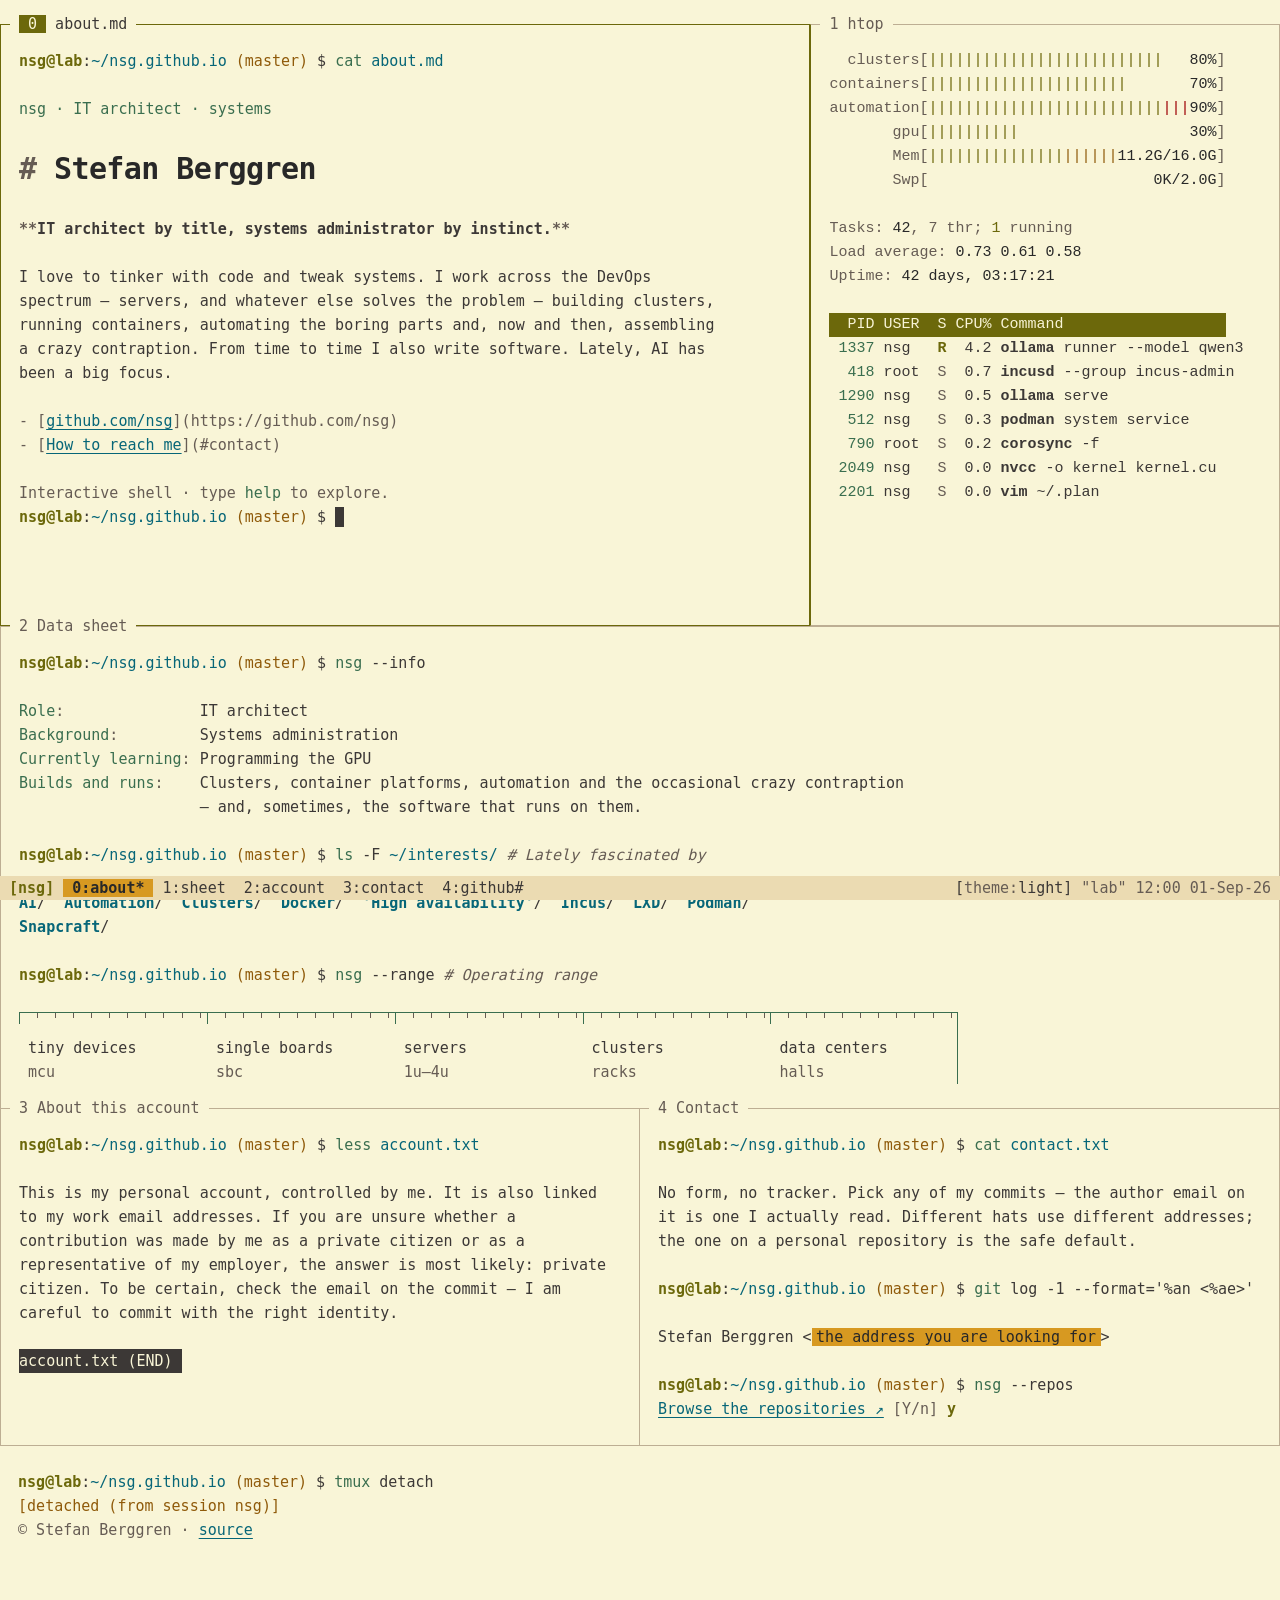
<file: index.html>
<!doctype html>
<html lang="en">
<head>
  <meta charset="utf-8">
  <meta name="viewport" content="width=device-width, initial-scale=1">
  <title>Stefan Berggren (nsg) — IT architect, systems person</title>
  <meta name="description" content="IT architect with a systems administration background, working across the DevOps spectrum: clusters, containers, automation and the occasional crazy contraption. Lately, AI has been a big focus.">
  <meta name="author" content="Stefan Berggren">
  <meta name="color-scheme" content="light dark">
  <meta name="theme-color" media="(prefers-color-scheme: light)" content="#f9f5d7">
  <meta name="theme-color" media="(prefers-color-scheme: dark)" content="#1d2021">
  <link rel="canonical" href="https://nsg.github.io/">
  <link rel="icon" href="favicon.svg" type="image/svg+xml">
  <meta property="og:type" content="website">
  <meta property="og:url" content="https://nsg.github.io/">
  <meta property="og:title" content="Stefan Berggren (nsg)">
  <meta property="og:description" content="IT architect by title, systems administrator by instinct. Clusters, containers, automation and the occasional crazy contraption. Lately, AI has been a big focus.">
  <!-- Apply a remembered theme before first paint so there is no flash. -->
  <script>
    (function () {
      try {
        var t = localStorage.getItem("theme");
        if (t === "light" || t === "dark") document.documentElement.setAttribute("data-theme", t);
      } catch (e) {}
    })();
  </script>
  <link rel="stylesheet" href="style.css">
  <noscript><style>.switch, .terminal-input, .terminal-output { display: none; }</style></noscript>
</head>
<body id="top">
  <a class="skip" href="#main">Skip to content</a>

  <div class="term">

    <!-- pane 0 + 1: about.md and an htop, split side by side -->
    <header class="win hero">
      <div class="pane active">
        <div class="title" aria-hidden="true"><span class="idx">0</span>about.md</div>
        <div class="pane-scroll">
          <p class="cmd"><span class="ps1"><span class="uh">nsg@lab</span>:<span class="cwd">~/nsg.github.io</span> <span class="git">(master)</span> $</span> <span class="c">cat</span> <span class="p">about.md</span></p>
          <div class="out md prose">
            <p class="eyebrow">nsg · IT architect · systems</p>
            <h1><span class="dim" aria-hidden="true"># </span>Stefan Berggren</h1>
            <p class="tag"><span class="dim" aria-hidden="true">**</span>IT architect by title, systems administrator by instinct.<span class="dim" aria-hidden="true">**</span></p>
            <p>I love to tinker with code and tweak systems. I work across the DevOps spectrum — servers, and whatever else solves the problem — building clusters, running containers, automating the boring parts and, now and then, assembling a crazy contraption. From time to time I also write software. Lately, AI has been a big focus.</p>
            <ul class="links">
              <li><span class="dim" aria-hidden="true">- [</span><a href="https://github.com/nsg" rel="me">github.com/nsg</a><span class="dim" aria-hidden="true">](https://github.com/nsg)</span></li>
              <li><span class="dim" aria-hidden="true">- [</span><a href="#contact">How to reach me</a><span class="dim" aria-hidden="true">](#contact)</span></li>
            </ul>
          </div>
          <div class="terminal" id="terminal">
            <div class="terminal-output" id="terminal-output" role="log" aria-label="Terminal output" aria-live="polite" aria-relevant="additions text">
              <p class="terminal-welcome"><span class="dim">Interactive shell · type </span><span class="c">help</span><span class="dim"> to explore.</span></p>
            </div>
            <form class="cmd terminal-form" id="terminal-form" autocomplete="off">
              <label class="ps1" for="terminal-input"><span class="uh">nsg@lab</span>:<span class="cwd">~/nsg.github.io</span> <span class="git">(master)</span> $</label>
              <span class="terminal-entry">
                <input class="terminal-input" id="terminal-input" name="command" type="text" maxlength="160" placeholder=" " aria-label="Terminal command" aria-describedby="terminal-help" autocapitalize="none" autocomplete="off" autocorrect="off" spellcheck="false" enterkeyhint="send">
                <span class="cursor" aria-hidden="true"></span>
              </span>
              <span class="sr-only" id="terminal-help">Enter a command. Type help to see the available commands. Press Escape to leave the terminal.</span>
            </form>
          </div>
        </div>
      </div>

      <aside class="pane monitor" aria-label="System monitor (decorative)">
        <div class="title" aria-hidden="true"><span class="idx">1</span> htop</div>
        <pre class="htop" role="img" aria-label="htop-style meters: clusters 80%, containers 70%, automation 90%, GPU 30%; a process list of ollama, incusd, podman, corosync, nvcc and vim ~/.plan"><span class="dim">  clusters[</span><span class="g">||||||||||||||||||||||||||</span>   <span class="v">80%</span><span class="dim">]</span>
<span class="dim">containers[</span><span class="g">||||||||||||||||||||||</span>       <span class="v">70%</span><span class="dim">]</span>
<span class="dim">automation[</span><span class="g">||||||||||||||||||||||||||</span><span class="r">|||</span><span class="v">90%</span><span class="dim">]</span>
<span class="dim">       gpu[</span><span class="g">||||||||||</span>                   <span class="v">30%</span><span class="dim">]</span>
<span class="dim">       Mem[</span><span class="g">|||||||||||||||</span><span class="y">||||||</span><span class="v">11.2G/16.0G</span><span class="dim">]</span>
<span class="dim">       Swp[</span>                         <span class="v">0K/2.0G</span><span class="dim">]</span>

<span class="dim">Tasks:</span> <span class="v">42</span><span class="dim">, 7 thr;</span> <span class="g">1</span> <span class="dim">running</span>
<span class="dim">Load average:</span> <span class="v">0.73 0.61 0.58</span>
<span class="dim">Uptime:</span> <span class="v">42 days, 03:17:21</span>

<span class="hdr">  PID USER  S CPU% Command                  </span>
<span class="n"> 1337</span> nsg   <span class="R">R</span>  4.2 <span class="bin">ollama</span> runner --model qwen3
<span class="n">  418</span> root  <span class="S">S</span>  0.7 <span class="bin">incusd</span> --group incus-admin
<span class="n"> 1290</span> nsg   <span class="S">S</span>  0.5 <span class="bin">ollama</span> serve
<span class="n">  512</span> nsg   <span class="S">S</span>  0.3 <span class="bin">podman</span> system service
<span class="n">  790</span> root  <span class="S">S</span>  0.2 <span class="bin">corosync</span> -f
<span class="n"> 2049</span> nsg   <span class="S">S</span>  0.0 <span class="bin">nvcc</span> -o kernel kernel.cu
<span class="n"> 2201</span> nsg   <span class="S">S</span>  0.0 <span class="bin">vim</span> ~/.plan</pre>
      </aside>
    </header>

    <main id="main">

      <!-- pane 2: data sheet -->
      <section class="win" id="sheet" aria-labelledby="sheet-h">
        <div class="pane">
          <h2 class="title" id="sheet-h"><span class="idx" aria-hidden="true">2</span> Data sheet</h2>
          <p class="cmd"><span class="ps1"><span class="uh">nsg@lab</span>:<span class="cwd">~/nsg.github.io</span> <span class="git">(master)</span> $</span> <span class="c">nsg</span> --info</p>
          <dl class="out info">
            <dt>Role</dt><dd>IT architect</dd>
            <dt>Background</dt><dd>Systems administration</dd>
            <dt>Currently learning</dt><dd>Programming the GPU</dd>
            <dt>Builds and runs</dt><dd>Clusters, container platforms, automation and the occasional crazy contraption — and, sometimes, the software that runs on them.</dd>
          </dl>
          <p class="cmd"><span class="ps1"><span class="uh">nsg@lab</span>:<span class="cwd">~/nsg.github.io</span> <span class="git">(master)</span> $</span> <span class="c">ls</span> -F <span class="p">~/interests/</span>  <span class="k"># Lately fascinated by</span></p>
          <ul class="out ls">
            <li>AI</li><li>Automation</li><li>Clusters</li><li>Docker</li><li>'High availability'</li><li>Incus</li><li>LXD</li><li>Podman</li><li>Snapcraft</li>
          </ul>
          <p class="cmd range-command"><span class="ps1"><span class="uh">nsg@lab</span>:<span class="cwd">~/nsg.github.io</span> <span class="git">(master)</span> $</span> <span class="c">nsg</span> --range  <span class="k"># Operating range</span></p>
          <ol class="out range" aria-label="Operating range, from smallest to largest">
            <li>tiny devices <small>mcu</small></li>
            <li>single boards <small>sbc</small></li>
            <li>servers <small>1u–4u</small></li>
            <li>clusters <small>racks</small></li>
            <li>data centers <small>halls</small></li>
          </ol>
        </div>
      </section>

      <!-- pane 3 + 4: account and contact, split side by side -->
      <div class="win split">
        <section class="pane" id="account" aria-labelledby="account-h">
          <h2 class="title" id="account-h"><span class="idx" aria-hidden="true">3</span> About this account</h2>
          <p class="cmd"><span class="ps1"><span class="uh">nsg@lab</span>:<span class="cwd">~/nsg.github.io</span> <span class="git">(master)</span> $</span> <span class="c">less</span> <span class="p">account.txt</span></p>
          <p class="out prose">This is my personal account, controlled by me. It is also linked to my work email addresses. If you are unsure whether a contribution was made by me as a private citizen or as a representative of my employer, the answer is most likely: private citizen. To be certain, check the email on the commit — I am careful to commit with the right identity.</p>
          <p><span class="less" aria-hidden="true">account.txt (END)</span></p>
        </section>

        <section class="pane" id="contact" aria-labelledby="contact-h">
          <h2 class="title" id="contact-h"><span class="idx" aria-hidden="true">4</span> Contact</h2>
          <p class="cmd"><span class="ps1"><span class="uh">nsg@lab</span>:<span class="cwd">~/nsg.github.io</span> <span class="git">(master)</span> $</span> <span class="c">cat</span> <span class="p">contact.txt</span></p>
          <p class="out prose">No form, no tracker. Pick any of my commits — the author email on it is one I actually read. Different hats use different addresses; the one on a personal repository is the safe default.</p>
          <p class="cmd"><span class="ps1"><span class="uh">nsg@lab</span>:<span class="cwd">~/nsg.github.io</span> <span class="git">(master)</span> $</span> <span class="c">git</span> log -1 --format='%an &lt;%ae&gt;'</p>
          <p class="out">Stefan Berggren &lt;<mark class="hit">the address you are looking for</mark>&gt;</p>
          <p class="cmd"><span class="ps1"><span class="uh">nsg@lab</span>:<span class="cwd">~/nsg.github.io</span> <span class="git">(master)</span> $</span> <span class="c">nsg</span> --repos</p>
          <p class="yn"><a href="https://github.com/nsg?tab=repositories">Browse the repositories ↗</a> <span class="dim">[Y/n]</span> <span class="y">y</span></p>
        </section>
      </div>

    </main>
  </div>

  <footer class="foot">
    <p class="cmd"><span class="ps1"><span class="uh">nsg@lab</span>:<span class="cwd">~/nsg.github.io</span> <span class="git">(master)</span> $</span> <span class="c">tmux</span> detach</p>
    <p class="msg">[detached (from session nsg)]</p>
    <p class="dim">© Stefan Berggren · <a href="https://github.com/nsg/nsg.github.io">source</a></p>
  </footer>

  <!-- tmux status line: session name, window list with flags, theme switch, host and clock -->
  <nav class="status" aria-label="Primary">
    <span class="sess" aria-hidden="true">[nsg]</span>
    <ul class="windows">
      <li><a class="w w-about" data-flag="*" href="#top">0:about</a></li>
      <li><a class="w w-sheet" data-flag="" href="#sheet">1:sheet</a></li>
      <li><a class="w w-account" data-flag="" href="#account">2:account</a></li>
      <li><a class="w w-contact" data-flag="" href="#contact">3:contact</a></li>
      <li><a class="w" data-flag="#" href="https://github.com/nsg" rel="me" title="github.com/nsg (external)">4:github</a></li>
    </ul>
    <div class="right">
      <button class="switch" id="theme-switch" type="button" role="switch" aria-checked="false">
        <span aria-hidden="true">[</span><span class="switch__label">theme:</span><span aria-hidden="true"><span class="switch__on">dark</span><span class="switch__off">light</span>]</span>
      </button>
      <span class="host" aria-hidden="true">"lab" 12:00 01-Sep-26</span>
    </div>
  </nav>

  <script src="theme.js" defer></script>
  <script src="terminal.js" defer></script>
</body>
</html>
</file>
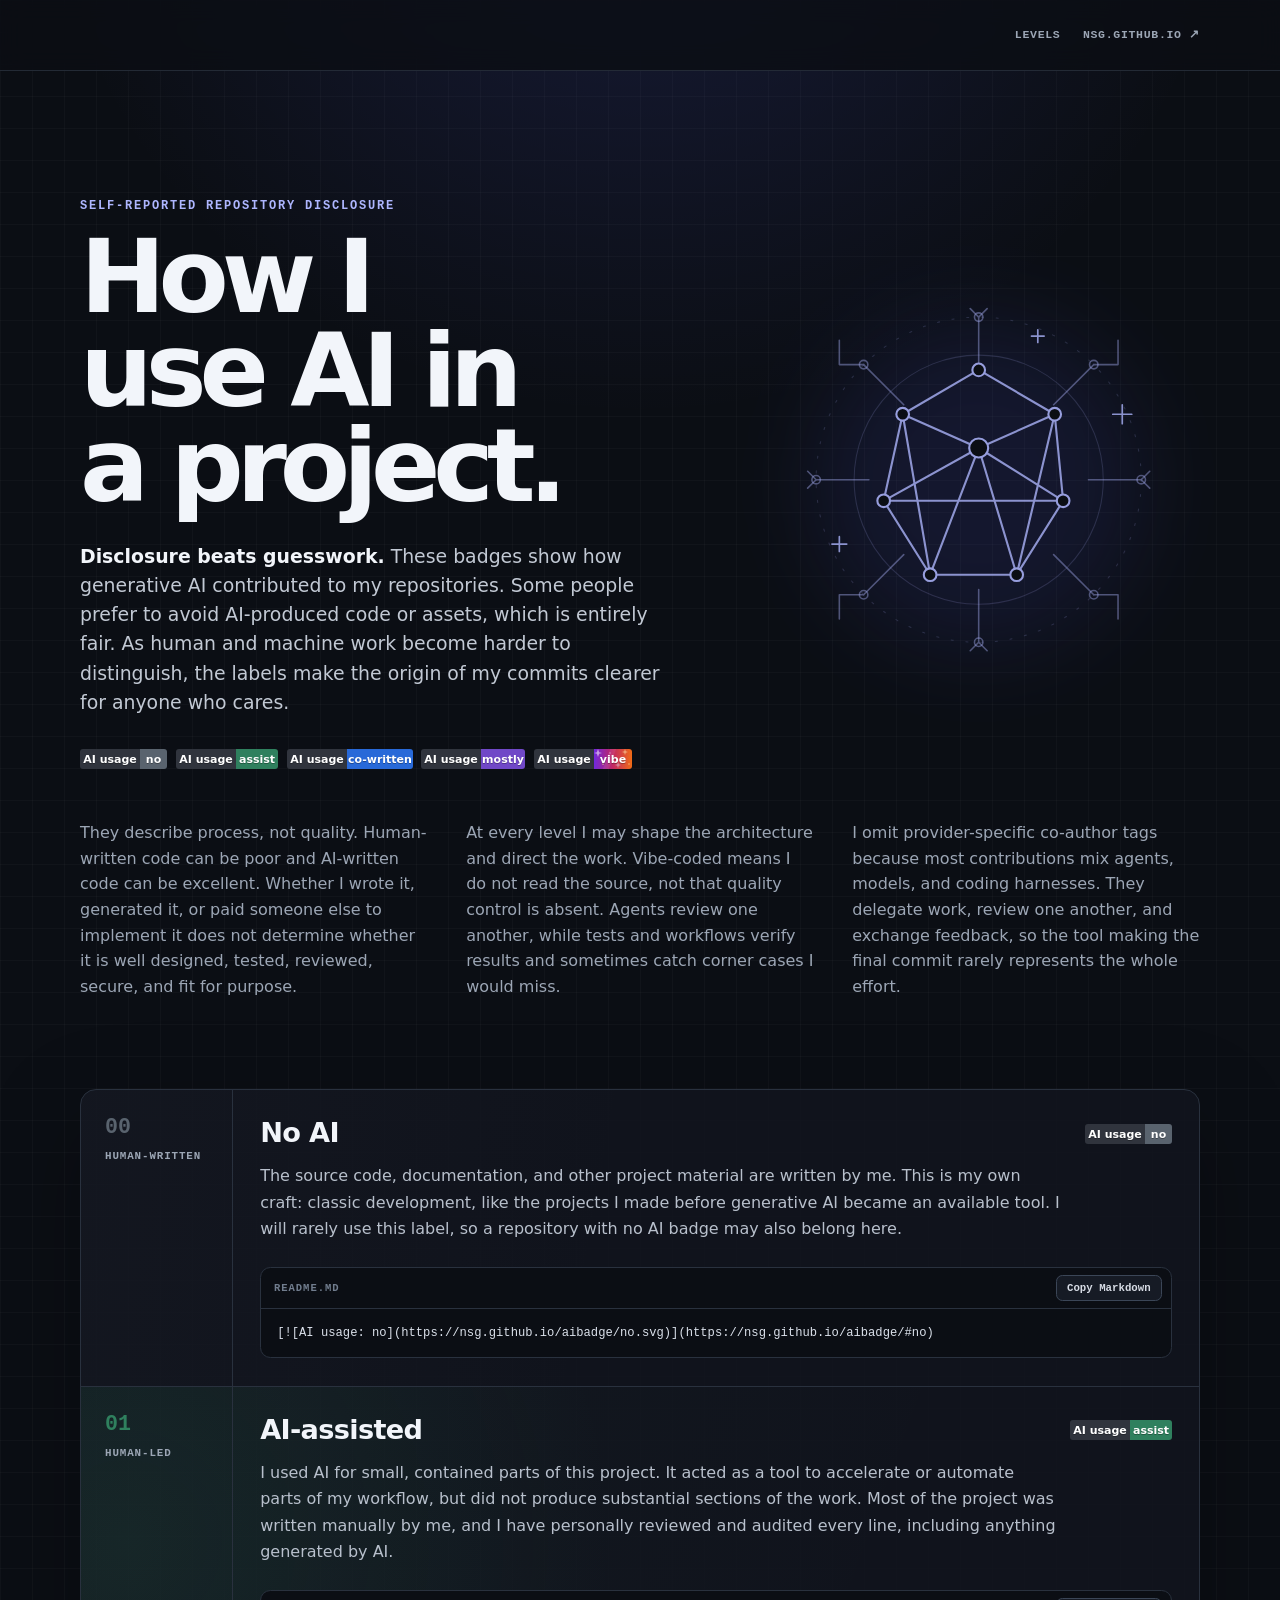
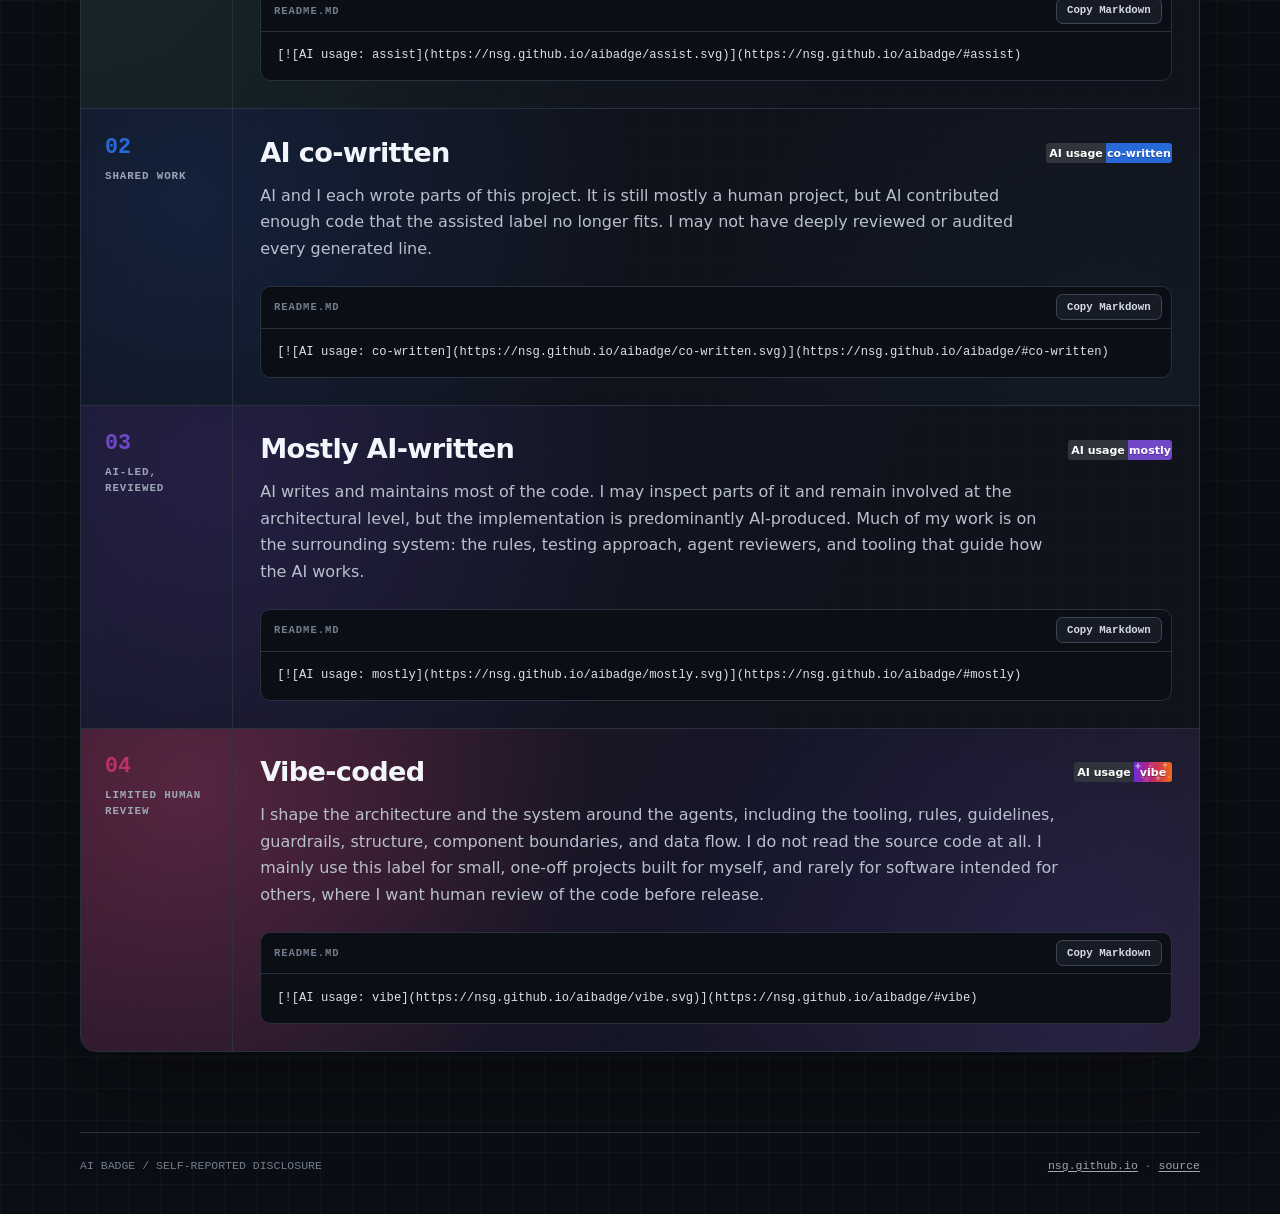
<file: aibadge/index.html>
<!doctype html>
<html lang="en">
<head>
  <meta charset="utf-8">
  <meta name="viewport" content="width=device-width, initial-scale=1">
  <title>AI usage badges | nsg</title>
  <meta name="description" content="The self-reported badges I use to disclose how generative AI contributed to my software repositories.">
  <meta name="author" content="Stefan Berggren">
  <meta name="color-scheme" content="dark">
  <meta name="theme-color" content="#0b0e14">
  <link rel="canonical" href="https://nsg.github.io/aibadge/">
  <link rel="icon" href="../favicon.svg" type="image/svg+xml">
  <meta property="og:type" content="website">
  <meta property="og:url" content="https://nsg.github.io/aibadge/">
  <meta property="og:title" content="AI usage badges | nsg">
  <meta property="og:description" content="A self-reported way to describe how generative AI contributed to one of my repositories.">
  <script>document.documentElement.classList.add("js");</script>
  <style>
    :root {
      color-scheme: dark;
      --page: #0b0e14;
      --surface: #11151d;
      --surface-2: #161b25;
      --ink: #f2f5fa;
      --muted: #9ca6b5;
      --quiet: #717d8e;
      --line: #29313e;
      --line-strong: #3b4657;
      --accent: #aeb6ff;
      --focus: #ffcf67;
      --code: ui-monospace, "SFMono-Regular", Consolas, "Liberation Mono", monospace;
      --sans: Inter, ui-sans-serif, system-ui, -apple-system, BlinkMacSystemFont, "Segoe UI", sans-serif;
    }

    *, *::before, *::after { box-sizing: border-box; }

    html {
      scroll-behavior: smooth;
      scroll-padding-top: 5.5rem;
      -webkit-text-size-adjust: 100%;
    }

    body {
      margin: 0;
      min-height: 100vh;
      color: var(--ink);
      background:
        radial-gradient(circle at 50% -12rem, rgba(91, 101, 255, 0.17), transparent 38rem),
        linear-gradient(rgba(255, 255, 255, 0.025) 1px, transparent 1px),
        linear-gradient(90deg, rgba(255, 255, 255, 0.025) 1px, transparent 1px),
        var(--page);
      background-size: auto, 32px 32px, 32px 32px, auto;
      font: 400 1rem/1.65 var(--sans);
      -webkit-font-smoothing: antialiased;
    }

    a { color: inherit; }
    button, code { font: inherit; }
    img { display: block; max-width: 100%; }

    :focus-visible { outline: 2px solid var(--focus); outline-offset: 3px; }
    ::selection { color: #0b0e14; background: #b9c0ff; }

    .wrap { width: min(100% - 2rem, 70rem); margin-inline: auto; }

    .skip {
      position: fixed;
      z-index: 100;
      top: -5rem;
      left: 1rem;
      padding: 0.65rem 0.9rem;
      border-radius: 0.45rem;
      color: #0b0e14;
      background: var(--focus);
      font-weight: 700;
      text-decoration: none;
    }
    .skip:focus { top: 1rem; }

    .site-head {
      position: sticky;
      z-index: 20;
      top: 0;
      border-bottom: 1px solid rgba(41, 49, 62, 0.82);
      background: rgba(11, 14, 20, 0.82);
      -webkit-backdrop-filter: blur(12px);
      backdrop-filter: blur(12px);
    }

    .site-head .wrap {
      display: flex;
      align-items: center;
      justify-content: flex-end;
      gap: 1.5rem;
      min-height: 4.35rem;
    }

    .nav {
      display: flex;
      align-items: center;
      gap: 1.4rem;
      color: var(--muted);
      font: 600 0.72rem/1 var(--code);
      letter-spacing: 0.06em;
      text-transform: uppercase;
    }
    .nav a { text-decoration: none; }
    .nav a:hover { color: var(--ink); }

    main { padding-bottom: 5rem; }

    .hero { padding: clamp(4.5rem, 10vw, 8rem) 0 clamp(3.5rem, 7vw, 6rem); }

    .hero__layout {
      display: grid;
      grid-template-columns: minmax(0, 1.15fr) minmax(19rem, 0.85fr);
      align-items: center;
      gap: clamp(2rem, 6vw, 6rem);
    }

    .eyebrow {
      margin: 0 0 1rem;
      color: var(--accent);
      font: 700 0.75rem/1.3 var(--code);
      letter-spacing: 0.15em;
      text-transform: uppercase;
    }

    h1 {
      max-width: 12ch;
      margin: 0;
      font-size: clamp(3.2rem, 8vw, 7rem);
      font-weight: 760;
      letter-spacing: -0.07em;
      line-height: 0.92;
      text-wrap: balance;
    }

    .lede {
      max-width: 44rem;
      margin: 1.8rem 0 0;
      color: #c2c9d4;
      font-size: clamp(1rem, 1.8vw, 1.18rem);
      line-height: 1.55;
    }
    .lede--detail {
      margin-top: 1rem;
      color: var(--muted);
      font-size: clamp(0.92rem, 1.3vw, 1rem);
      line-height: 1.6;
    }
    .lede--detail + .lede--detail { margin-top: 0.65rem; }
    .lede strong { color: var(--ink); font-weight: 700; }

    .hero-notes {
      display: grid;
      grid-template-columns: repeat(3, minmax(0, 1fr));
      gap: clamp(1.25rem, 3vw, 2.5rem);
      margin-top: clamp(2rem, 4vw, 3.5rem);
    }
    .hero-notes .lede { margin: 0; }

    .badge-strip {
      display: flex;
      flex-wrap: wrap;
      align-items: center;
      gap: 0.55rem;
      margin-top: 2rem;
    }

    .badge-strip a, .badge-link { display: inline-block; border-radius: 3px; text-decoration: none; }
    .badge-strip img, .badge-link img { width: auto; height: 20px; }

    .hero-art {
      position: relative;
      color: #aeb6ff;
      opacity: 0.86;
    }
    .hero-art::before {
      position: absolute;
      z-index: -1;
      inset: 13%;
      border-radius: 50%;
      background: rgba(91, 101, 255, 0.13);
      filter: blur(3rem);
      content: "";
    }
    .hero-art svg { width: 100%; height: auto; overflow: visible; }
    .hero-art .faint { opacity: 0.2; }
    .hero-art .soft { opacity: 0.48; }
    .hero-art .bright { opacity: 0.92; }

    .levels {
      border: 1px solid var(--line);
      border-radius: 1rem;
      overflow: hidden;
      background: rgba(17, 21, 29, 0.9);
      box-shadow: 0 2rem 6rem rgba(0, 0, 0, 0.25);
    }

    .level {
      --tone: #59636e;
      display: grid;
      grid-template-columns: 9.5rem minmax(0, 1fr);
      min-height: 18rem;
      border-bottom: 1px solid var(--line);
      background: rgba(255, 255, 255, 0.008);
    }
    .level:last-child { border-bottom: 0; }
    .level:target {
      background-color: color-mix(in srgb, var(--tone) 8%, transparent);
      box-shadow: inset 3px 0 0 var(--tone);
    }
    .level--no {
      --tone: #59636e;
      background: linear-gradient(100deg, rgba(89, 99, 110, 0.045), transparent 48%);
    }
    .level--assist {
      --tone: #2f805e;
      background:
        radial-gradient(circle at 4% 48%, rgba(47, 128, 94, 0.13), transparent 45%),
        linear-gradient(110deg, rgba(88, 190, 143, 0.04), transparent 72%);
    }
    .level--co-written {
      --tone: #2869d8;
      background:
        radial-gradient(circle at 10% 30%, rgba(40, 105, 216, 0.16), transparent 43%),
        radial-gradient(circle at 92% 88%, rgba(54, 151, 214, 0.05), transparent 38%);
    }
    .level--mostly {
      --tone: #7048c7;
      background:
        radial-gradient(circle at 12% 22%, rgba(112, 72, 199, 0.19), transparent 44%),
        linear-gradient(115deg, rgba(74, 67, 190, 0.065), transparent 68%);
    }
    .level--vibe {
      --tone: #bd3266;
      background:
        radial-gradient(circle at 10% 18%, rgba(255, 84, 153, 0.23), transparent 38%),
        radial-gradient(circle at 92% 82%, rgba(108, 78, 255, 0.17), transparent 43%),
        linear-gradient(125deg, rgba(189, 50, 102, 0.14), rgba(76, 47, 166, 0.07) 56%, rgba(255, 138, 47, 0.055));
    }

    .level__side { min-width: 0; padding: 1.7rem 1.5rem; border-right: 1px solid var(--line); }
    .level__number { display: block; color: var(--tone); font: 800 1.35rem/1 var(--code); }
    .level__mode {
      display: block;
      margin-top: 0.65rem;
      color: var(--muted);
      font: 600 0.68rem/1.45 var(--code);
      letter-spacing: 0.08em;
      text-transform: uppercase;
    }

    .level__body { min-width: 0; padding: 1.7rem; }
    .level__top { display: flex; align-items: center; justify-content: space-between; gap: 1.5rem; }
    .level h3 {
      margin: 0;
      font-size: clamp(1.25rem, 2.5vw, 1.7rem);
      letter-spacing: -0.025em;
      line-height: 1.2;
    }
    .definition { max-width: 50rem; margin: 0.85rem 0 1.5rem; color: #b8c0cc; }

    .snippet {
      min-width: 0;
      max-width: 100%;
      overflow: hidden;
      border: 1px solid var(--line);
      border-radius: 0.65rem;
      background: #0b0e14;
    }
    .snippet__head {
      display: flex;
      align-items: center;
      justify-content: space-between;
      gap: 1rem;
      min-height: 2.5rem;
      padding: 0.45rem 0.55rem 0.45rem 0.8rem;
      border-bottom: 1px solid var(--line);
      color: var(--quiet);
      font: 600 0.66rem/1 var(--code);
      letter-spacing: 0.09em;
      text-transform: uppercase;
    }

    .copy {
      display: none;
      padding: 0.42rem 0.65rem;
      border: 1px solid var(--line-strong);
      border-radius: 0.4rem;
      color: #d7dce5;
      background: var(--surface-2);
      font: 700 0.67rem/1 var(--code);
      cursor: pointer;
    }
    .js .copy { display: inline-flex; }
    .copy:hover { color: #fff; border-color: #626f82; }
    .copy[data-copied="true"] { color: #8ff0ae; border-color: #286f42; }

    pre {
      max-width: 100%;
      margin: 0;
      padding: 0.9rem 1rem;
      overflow-x: auto;
      color: #dbe1eb;
      font: 0.76rem/1.6 var(--code);
      scrollbar-color: var(--line-strong) transparent;
    }

    footer {
      display: flex;
      align-items: center;
      justify-content: space-between;
      gap: 1.5rem;
      padding: 1.5rem 0 2.5rem;
      border-top: 1px solid var(--line);
      color: var(--quiet);
      font: 0.72rem/1.5 var(--code);
    }
    footer a { color: var(--muted); text-underline-offset: 0.18em; }

    .visually-hidden {
      position: absolute !important;
      width: 1px;
      height: 1px;
      padding: 0;
      margin: -1px;
      overflow: hidden;
      clip: rect(0, 0, 0, 0);
      white-space: nowrap;
      border: 0;
    }

    @media (max-width: 760px) {
      .hero__layout { grid-template-columns: 1fr; }
      .hero-art { display: none; }
      .hero-notes { grid-template-columns: 1fr; gap: 0.75rem; }
      .level { grid-template-columns: minmax(0, 1fr); }
      .level__side { padding: 1.1rem 1.25rem; border-right: 0; border-bottom: 1px solid var(--line); }
      .level__number, .level__mode { display: inline; }
      .level__mode { margin-left: 0.75rem; }
    }

    @media (max-width: 520px) {
      .site-head .wrap { min-height: 3.9rem; }
      .level__body { padding: 1.25rem; }
      .level__top { align-items: flex-start; flex-direction: column-reverse; gap: 0.9rem; }
      pre { font-size: 0.7rem; }
      footer { align-items: flex-start; flex-direction: column; }
    }

    @media (prefers-reduced-motion: reduce) { html { scroll-behavior: auto; } }
  </style>
</head>
<body id="top">
  <a class="skip" href="#main">Skip to content</a>

  <header class="site-head">
    <div class="wrap">
      <nav class="nav" aria-label="Page navigation">
        <a href="#levels">Levels</a>
        <a href="https://nsg.github.io/">nsg.github.io ↗</a>
      </nav>
    </div>
  </header>

  <main id="main">
    <section class="hero wrap" aria-labelledby="page-title">
      <div class="hero__layout">
        <div>
          <p class="eyebrow">Self-reported repository disclosure</p>
          <h1 id="page-title">How I use AI in a project.</h1>
          <p class="lede"><strong>Disclosure beats guesswork.</strong> These badges show how generative AI contributed to my repositories. Some people prefer to avoid AI-produced code or assets, which is entirely fair. As human and machine work become harder to distinguish, the labels make the origin of my commits clearer for anyone who cares.</p>

          <div class="badge-strip" aria-label="AI usage badge levels">
            <a href="#no"><img src="no.svg" width="87" height="20" alt="AI usage: no"></a>
            <a href="#assist"><img src="assist.svg" width="102" height="20" alt="AI usage: assist"></a>
            <a href="#co-written"><img src="co-written.svg" width="126" height="20" alt="AI usage: co-written"></a>
            <a href="#mostly"><img src="mostly.svg" width="104" height="20" alt="AI usage: mostly"></a>
            <a href="#vibe"><img src="vibe.svg" width="98" height="20" alt="AI usage: vibe"></a>
          </div>
        </div>

        <div class="hero-art" aria-hidden="true">
          <svg viewBox="0 0 420 420" fill="none" xmlns="http://www.w3.org/2000/svg">
            <g stroke="currentColor" stroke-linecap="round" stroke-linejoin="round">
              <circle class="faint" cx="210" cy="210" r="154" stroke-dasharray="2 12"/>
              <circle class="faint" cx="210" cy="210" r="118"/>

              <g class="soft" stroke-width="1.5">
                <path d="M210 56v50M210 314v50M56 210h50M314 210h50"/>
                <path d="M101 101l38 38M281 281l38 38M319 101l-38 38M139 281l-38 38"/>
                <path d="M210 56l-8-8m8 8 8-8M364 210l8-8m-8 8 8 8M210 364l-8 8m8-8 8 8M56 210l-8-8m8 8-8 8"/>
                <path d="M101 101H78V78M319 101h23V78M319 319h23v23M101 319H78v23"/>
              </g>

              <g class="bright" stroke-width="2">
                <path d="M210 106 282 148 290 230 246 300 164 300 120 230 138 148 210 106Z"/>
                <path d="m138 148 72 32 72-32M120 230l90-50 80 50M164 300l46-120 36 120"/>
                <path d="M138 148l26 152M282 148l-36 152M120 230l170 0"/>
              </g>

              <g fill="#0b0e14" stroke="currentColor" stroke-width="2">
                <circle cx="210" cy="106" r="6"/>
                <circle cx="282" cy="148" r="6"/>
                <circle cx="290" cy="230" r="6"/>
                <circle cx="246" cy="300" r="6"/>
                <circle cx="164" cy="300" r="6"/>
                <circle cx="120" cy="230" r="6"/>
                <circle cx="138" cy="148" r="6"/>
                <circle cx="210" cy="180" r="9"/>
              </g>

              <g class="soft" stroke-width="1.5">
                <circle cx="210" cy="56" r="4"/>
                <circle cx="364" cy="210" r="4"/>
                <circle cx="210" cy="364" r="4"/>
                <circle cx="56" cy="210" r="4"/>
                <circle cx="101" cy="101" r="4"/>
                <circle cx="319" cy="101" r="4"/>
                <circle cx="319" cy="319" r="4"/>
                <circle cx="101" cy="319" r="4"/>
              </g>

              <g class="bright" stroke-width="1.6">
                <path d="M346 139v18M337 148h18"/>
                <path d="M78 264v14M71 271h14"/>
                <path d="M266 68v12M260 74h12"/>
              </g>
            </g>
          </svg>
        </div>
      </div>

      <div class="hero-notes">
        <p class="lede lede--detail">They describe process, not quality. Human-written code can be poor and AI-written code can be excellent. Whether I wrote it, generated it, or paid someone else to implement it does not determine whether it is well designed, tested, reviewed, secure, and fit for purpose.</p>
        <p class="lede lede--detail">At every level I may shape the architecture and direct the work. Vibe-coded means I do not read the source, not that quality control is absent. Agents review one another, while tests and workflows verify results and sometimes catch corner cases I would miss.</p>
        <p class="lede lede--detail">I omit provider-specific co-author tags because most contributions mix agents, models, and coding harnesses. They delegate work, review one another, and exchange feedback, so the tool making the final commit rarely represents the whole effort.</p>
      </div>
    </section>

    <section class="wrap" id="levels" aria-label="AI usage levels">
      <div class="levels">
        <article class="level level--no" id="no">
          <div class="level__side"><span class="level__number">00</span><span class="level__mode">Human-written</span></div>
          <div class="level__body">
            <div class="level__top">
              <h3>No AI</h3>
              <a class="badge-link" href="#no" aria-label="AI usage: no; link to this definition"><img src="no.svg" width="87" height="20" alt="AI usage: no"></a>
            </div>
            <p class="definition">The source code, documentation, and other project material are written by me. This is my own craft: classic development, like the projects I made before generative AI became an available tool. I will rarely use this label, so a repository with no AI badge may also belong here.</p>
            <div class="snippet">
              <div class="snippet__head"><span>README.md</span><button class="copy" type="button" aria-label="Copy no badge Markdown">Copy Markdown</button></div>
              <pre><code>[![AI usage: no](https://nsg.github.io/aibadge/no.svg)](https://nsg.github.io/aibadge/#no)</code></pre>
            </div>
          </div>
        </article>

        <article class="level level--assist" id="assist">
          <div class="level__side"><span class="level__number">01</span><span class="level__mode">Human-led</span></div>
          <div class="level__body">
            <div class="level__top">
              <h3>AI-assisted</h3>
              <a class="badge-link" href="#assist" aria-label="AI usage: assist; link to this definition"><img src="assist.svg" width="102" height="20" alt="AI usage: assist"></a>
            </div>
            <p class="definition">I used AI for small, contained parts of this project. It acted as a tool to accelerate or automate parts of my workflow, but did not produce substantial sections of the work. Most of the project was written manually by me, and I have personally reviewed and audited every line, including anything generated by AI.</p>
            <div class="snippet">
              <div class="snippet__head"><span>README.md</span><button class="copy" type="button" aria-label="Copy assist badge Markdown">Copy Markdown</button></div>
              <pre><code>[![AI usage: assist](https://nsg.github.io/aibadge/assist.svg)](https://nsg.github.io/aibadge/#assist)</code></pre>
            </div>
          </div>
        </article>

        <article class="level level--co-written" id="co-written">
          <div class="level__side"><span class="level__number">02</span><span class="level__mode">Shared work</span></div>
          <div class="level__body">
            <div class="level__top">
              <h3>AI co-written</h3>
              <a class="badge-link" href="#co-written" aria-label="AI usage: co-written; link to this definition"><img src="co-written.svg" width="126" height="20" alt="AI usage: co-written"></a>
            </div>
            <p class="definition">AI and I each wrote parts of this project. It is still mostly a human project, but AI contributed enough code that the assisted label no longer fits. I may not have deeply reviewed or audited every generated line.</p>
            <div class="snippet">
              <div class="snippet__head"><span>README.md</span><button class="copy" type="button" aria-label="Copy co-written badge Markdown">Copy Markdown</button></div>
              <pre><code>[![AI usage: co-written](https://nsg.github.io/aibadge/co-written.svg)](https://nsg.github.io/aibadge/#co-written)</code></pre>
            </div>
          </div>
        </article>

        <article class="level level--mostly" id="mostly">
          <div class="level__side"><span class="level__number">03</span><span class="level__mode">AI-led, reviewed</span></div>
          <div class="level__body">
            <div class="level__top">
              <h3>Mostly AI-written</h3>
              <a class="badge-link" href="#mostly" aria-label="AI usage: mostly; link to this definition"><img src="mostly.svg" width="104" height="20" alt="AI usage: mostly"></a>
            </div>
            <p class="definition">AI writes and maintains most of the code. I may inspect parts of it and remain involved at the architectural level, but the implementation is predominantly AI-produced. Much of my work is on the surrounding system: the rules, testing approach, agent reviewers, and tooling that guide how the AI works.</p>
            <div class="snippet">
              <div class="snippet__head"><span>README.md</span><button class="copy" type="button" aria-label="Copy mostly badge Markdown">Copy Markdown</button></div>
              <pre><code>[![AI usage: mostly](https://nsg.github.io/aibadge/mostly.svg)](https://nsg.github.io/aibadge/#mostly)</code></pre>
            </div>
          </div>
        </article>

        <article class="level level--vibe" id="vibe">
          <div class="level__side"><span class="level__number">04</span><span class="level__mode">Limited human review</span></div>
          <div class="level__body">
            <div class="level__top">
              <h3>Vibe-coded</h3>
              <a class="badge-link" href="#vibe" aria-label="AI usage: vibe; link to this definition"><img src="vibe.svg" width="98" height="20" alt="AI usage: vibe"></a>
            </div>
            <p class="definition">I shape the architecture and the system around the agents, including the tooling, rules, guidelines, guardrails, structure, component boundaries, and data flow. I do not read the source code at all. I mainly use this label for small, one-off projects built for myself, and rarely for software intended for others, where I want human review of the code before release.</p>
            <div class="snippet">
              <div class="snippet__head"><span>README.md</span><button class="copy" type="button" aria-label="Copy vibe badge Markdown">Copy Markdown</button></div>
              <pre><code>[![AI usage: vibe](https://nsg.github.io/aibadge/vibe.svg)](https://nsg.github.io/aibadge/#vibe)</code></pre>
            </div>
          </div>
        </article>
      </div>
    </section>

    <p class="visually-hidden" id="copy-status" aria-live="polite"></p>
  </main>

  <footer class="wrap">
    <span>AI BADGE / SELF-REPORTED DISCLOSURE</span>
    <span><a href="https://nsg.github.io/">nsg.github.io</a> · <a href="https://github.com/nsg/nsg.github.io/tree/master/aibadge">source</a></span>
  </footer>

  <script>
    (function () {
      var status = document.getElementById("copy-status");

      function fallbackCopy(text) {
        var area = document.createElement("textarea");
        area.value = text;
        area.setAttribute("readonly", "");
        area.style.position = "fixed";
        area.style.opacity = "0";
        document.body.appendChild(area);
        area.select();
        var copied = document.execCommand("copy");
        area.remove();
        if (!copied) throw new Error("Copy failed");
      }

      document.querySelectorAll(".copy").forEach(function (button) {
        button.addEventListener("click", async function () {
          var code = button.closest(".snippet").querySelector("code").textContent.trim();
          try {
            if (navigator.clipboard && window.isSecureContext) await navigator.clipboard.writeText(code);
            else fallbackCopy(code);

            var original = button.textContent;
            button.textContent = "Copied";
            button.dataset.copied = "true";
            status.textContent = button.getAttribute("aria-label").replace("Copy", "Copied");
            window.setTimeout(function () {
              button.textContent = original;
              delete button.dataset.copied;
            }, 1800);
          } catch (error) {
            button.textContent = "Select code";
            status.textContent = "Copy failed. Select the Markdown code manually.";
          }
        });
      });
    })();
  </script>
</body>
</html>
</file>
<file: style.css>
/* ==========================================================================
   nsg.github.io — hand-written stylesheet, no build step.

   Art direction: a tmux session.
     dark   = Gruvbox dark  (the primary look: soft black, warm off-white ink)
     light  = Gruvbox light (warm paper, dark ink, the same accent semantics)
   Motifs: tiled panes sharing single 1px borders with titles on the border,
   a bash prompt with host / path / branch segments, an htop pane drawn with
   real characters, a ruler for the operating range, a status line at the
   bottom that doubles as navigation. One font, one size for running text;
   every vertical distance is a multiple of one line (--lh), every horizontal
   one is measured in ch.

   Colour semantics (same in both themes):
     green  = user@host, running things, active pane
     blue   = paths and links
     aqua   = command words, labels
     yellow = git branch, the current window, search hits
     red    = the hot end of a meter
   ========================================================================== */

/* --------------------------------------------------------------------------
   1. Tokens
   The dark palette appears twice on purpose: once for the explicit toggle
   ([data-theme="dark"]) and once as a no-JS fallback for the OS preference.
   Keep the two blocks identical.
   -------------------------------------------------------------------------- */
:root {
  color-scheme: light;

  --mono: ui-monospace, "SFMono-Regular", "SF Mono", Menlo, Consolas, "Cascadia Mono",
          "Roboto Mono", "DejaVu Sans Mono", "Liberation Mono", monospace;
  --fs: 15px;
  --lh: 24px;

  --bg: #f9f5d7;          /* paper */
  --bar: #ebdbb2;         /* status line */
  --border: #bdae93;
  --fg: #3c3836;          /* ink */
  --fg-bright: #282828;
  --dim: #665c54;         /* comments, muted text, AA on --bg */
  --dim-bar: #665c54;     /* muted text on the status line */
  --green: #6c680b;
  --aqua: #3a6e4f;
  --blue: #076678;
  --yellow: #8f5a0a;      /* yellow as text */
  --red: #9d0006;
  --sel: #d79921;         /* yellow as a background (current window, hits) */
  --sel-fg: #282828;
}

:root[data-theme="dark"] {
  color-scheme: dark;
  --bg: #1d2021;
  --bar: #3c3836;
  --border: #504945;
  --fg: #ebdbb2;
  --fg-bright: #fbf1c7;
  --dim: #a89984;
  --dim-bar: #bdae93;
  --green: #b8bb26;
  --aqua: #8ec07c;
  --blue: #83a598;
  --yellow: #fabd2f;
  --red: #fb4934;
  --sel: #fabd2f;
  --sel-fg: #1d2021;
}

/* No-JS fallback: identical to the block above. */
@media (prefers-color-scheme: dark) {
  :root:not([data-theme="light"]) {
    color-scheme: dark;
    --bg: #1d2021;
    --bar: #3c3836;
    --border: #504945;
    --fg: #ebdbb2;
    --fg-bright: #fbf1c7;
    --dim: #a89984;
    --dim-bar: #bdae93;
    --green: #b8bb26;
    --aqua: #8ec07c;
    --blue: #83a598;
    --yellow: #fabd2f;
    --red: #fb4934;
    --sel: #fabd2f;
    --sel-fg: #1d2021;
  }
}

/* --------------------------------------------------------------------------
   2. Base
   -------------------------------------------------------------------------- */
* { box-sizing: border-box; }

html { scroll-padding-top: var(--lh); }

body {
  margin: 0;
  padding: var(--lh) 0 calc(var(--lh) * 2);   /* room for the title on the top border and the status line */
  background: var(--bg);
  color: var(--fg);
  font: 400 var(--fs) / var(--lh) var(--mono);
  -webkit-text-size-adjust: 100%;
}

h1, h2, p, ul, ol, dl, dd, pre, figure { margin: 0; padding: 0; font-size: inherit; line-height: inherit; }
ul, ol { list-style: none; }
b, strong { font-weight: 700; }
small { font-size: inherit; }

a { color: var(--blue); text-decoration: underline; text-underline-offset: 3px; text-decoration-thickness: 1px; }
a:hover { color: var(--yellow); }
a:focus-visible, button:focus-visible { outline: 1px solid var(--yellow); outline-offset: 2px; }

::selection { background: var(--sel); color: var(--sel-fg); }

.dim { color: var(--dim); }
.prose { max-width: 78ch; }
.sr-only {
  position: absolute; width: 1px; height: 1px; padding: 0; margin: -1px;
  overflow: hidden; clip: rect(0, 0, 0, 0); white-space: nowrap; border: 0;
}

/* Skip link, rendered like a tmux message line */
.skip {
  position: absolute; left: -999ch; top: 0; z-index: 3;
  padding: 0 1ch;
  background: var(--sel); color: var(--sel-fg);
  text-decoration: none;
}
.skip:focus { left: 2ch; }

/* --------------------------------------------------------------------------
   3. Panes — tiled, sharing single 1px borders like a real multiplexer
   -------------------------------------------------------------------------- */
.term { max-width: 180ch; margin: 0 auto; }

.win { display: grid; grid-template-columns: minmax(0, 1fr); }
.win + .win { margin-top: -1px; }                 /* stacked windows share the horizontal rule */
.win.hero { grid-template-columns: minmax(0, 1fr) 52ch; }
.win.split { grid-template-columns: 1fr 1fr; }

.pane {
  position: relative;
  min-width: 0;
  padding: var(--lh) 2ch;
  border: 1px solid var(--border);
}
.win > .pane + .pane { border-left: 0; }          /* vertical split: one shared line */

/* pane-border-status top: the title sits on the border line */
.pane .title {
  position: absolute; top: -1px; left: 1ch;
  transform: translateY(-50%);
  margin: 0; padding: 0 1ch;
  max-width: calc(100% - 4ch);
  background: var(--bg); color: var(--dim);
  font-weight: 400; white-space: nowrap; overflow: hidden; text-overflow: ellipsis;
}
.title .idx { color: var(--dim); }

/* The active pane gets the green border and a reversed index, as tmux does */
.pane.active { border-color: var(--green); }
.pane.active .title { color: var(--fg); }
.pane.active .title .idx { background: var(--green); color: var(--bg); padding: 0 1ch; margin-right: 1ch; }
.win.hero > .pane + .pane { border-left: 1px solid var(--green); }
.win.hero > .pane.active { height: calc(var(--lh) * 25 + 2px); padding: 0; }
.win.hero > .pane.active::after {
  content: "";
  position: absolute; z-index: 1; top: 0; left: 0; right: 1ch;
  height: var(--lh);
  background: var(--bg);
  pointer-events: none;
}
.win.hero > .pane.active .title { z-index: 2; }
.win.hero > .pane.active .pane-scroll {
  height: 100%;
  padding: var(--lh) 2ch;
  overflow-y: auto;
  overscroll-behavior: contain;
  scrollbar-color: var(--dim) var(--bar);
  scrollbar-gutter: stable;
  scrollbar-width: thin;
}
.win.hero > .pane.active .pane-scroll::-webkit-scrollbar { width: 1ch; }
.win.hero > .pane.active .pane-scroll::-webkit-scrollbar-track { background: var(--bar); }
.win.hero > .pane.active .pane-scroll::-webkit-scrollbar-thumb { background: var(--dim); }

/* --------------------------------------------------------------------------
   4. Prompt and command lines
   -------------------------------------------------------------------------- */
.cmd { overflow-wrap: anywhere; }
.ps1 .uh  { color: var(--green); font-weight: 700; }   /* user@host */
.ps1 .cwd { color: var(--blue); }                      /* working directory */
.ps1 .git { color: var(--yellow); }                    /* branch */
.cmd .c { color: var(--aqua); }                        /* command word */
.cmd .p { color: var(--blue); }                        /* path argument */
.cmd .k { color: var(--dim); font-style: italic; }     /* # comment */

/* The last prompt is a small, safe command interpreter (terminal.js).
   It is never focused automatically: mobile keyboards therefore open only
   after a deliberate tap on this prompt. */
.terminal { margin-top: var(--lh); }
.terminal-output > * { margin-bottom: var(--lh); }
.terminal-output > :last-child { margin-bottom: 0; }
.terminal-output .terminal-command { margin-bottom: 0; }
.terminal-output pre {
  margin-bottom: var(--lh);
  overflow-x: auto;
  color: var(--fg);
  white-space: pre-wrap;
  overflow-wrap: anywhere;
}
.terminal-welcome .c { color: var(--aqua); }
.terminal-form { display: flex; align-items: baseline; min-width: 0; }
.terminal-form > .ps1 { flex: 0 0 auto; cursor: text; }
.terminal-entry { position: relative; flex: 1 1 auto; min-width: 2ch; }
.terminal-input {
  display: block; width: 100%; min-width: 0; margin: 0; padding: 0 0 0 1ch;
  border: 0; border-radius: 0; outline: 0; background: transparent;
  color: var(--fg-bright); caret-color: var(--fg); font: inherit;
  appearance: none;
}
.terminal-input:focus { outline: 1px solid transparent; }
.terminal-entry .cursor { position: absolute; left: 1ch; top: 2px; pointer-events: none; }
.terminal-input:focus + .cursor,
.terminal-input:not(:placeholder-shown) + .cursor { display: none; }
.terminal-link { color: var(--blue); }
.terminal-error { color: var(--red); }

.cursor {
  display: inline-block; width: 1ch; height: calc(var(--lh) - 4px);
  vertical-align: -3px;
  background: var(--fg);
}

/* one blank line around command output */
.out { margin-top: var(--lh); margin-bottom: var(--lh); }
.out:last-child { margin-bottom: 0; }

/* --------------------------------------------------------------------------
   5. Sections
   -------------------------------------------------------------------------- */

/* 5a. about.md, shown as cat would print it, markdown syntax dimmed */
.md > * + * { margin-top: var(--lh); }
.md .eyebrow { color: var(--aqua); }
.md h1 {
  font-size: calc(var(--fs) * 2); line-height: calc(var(--lh) * 2);
  font-weight: 700; letter-spacing: -0.02em;
  color: var(--fg-bright);
}
.md .tag { font-weight: 700; }
.md .links li + li { margin-top: 0; }

/* 5b. htop pane: drawn with real characters, coloured with meaning */
.htop { overflow: hidden; white-space: pre; }
.htop .g { color: var(--green); }
.htop .y { color: var(--yellow); }
.htop .r { color: var(--red); }
.htop .v { color: var(--fg-bright); }
.htop .n { color: var(--aqua); }
.htop .hdr { display: inline-block; width: 44ch; background: var(--green); color: var(--bg); }
.htop .S { color: var(--dim); }
.htop .R { color: var(--green); font-weight: 700; }
.htop .bin { font-weight: 700; }

/* 5c. nsg --info: aligned key/value pairs */
.info { display: grid; grid-template-columns: 20ch minmax(0, 1fr); max-width: 100ch; }
.info dt { color: var(--aqua); }
.info dt::after { content: ":"; color: var(--dim); }
.info dd { max-width: 78ch; }

/* 5d. ls -F output: directories bold blue, trailing slash plain */
.ls { display: flex; flex-wrap: wrap; gap: 0 2ch; max-width: 90ch; }
.ls li { color: var(--blue); font-weight: 700; }
.ls li::after { content: "/"; color: var(--fg); font-weight: 400; }

/* 5e. Operating range: a ruler with major and minor ticks */
.range { display: grid; grid-template-columns: repeat(5, 1fr); max-width: 104ch; padding-top: 1px; }
.range li { position: relative; padding: var(--lh) 0 0 1ch; }
.range li::before {                               /* axis and minor ticks */
  content: ""; position: absolute; left: 0; right: 0; top: 0; height: var(--lh);
  border-top: 1px solid var(--aqua);
  background: repeating-linear-gradient(90deg, var(--dim) 0 1px, transparent 1px 2ch) left top / 100% 5px no-repeat;
}
.range li::after {                                /* major tick */
  content: ""; position: absolute; left: 0; top: 0; width: 1px; height: calc(var(--lh) / 2);
  background: var(--aqua);
}
.range li:last-child { border-right: 1px solid var(--aqua); }
.range small { display: block; color: var(--dim); }

/* 5f. less footer, grep-style hit, [Y/n] answer */
.less { display: inline-block; padding-right: 1ch; background: var(--fg); color: var(--bg); }
.hit { background: var(--sel); color: var(--sel-fg); padding: 0 0.5ch; }
.yn .y { color: var(--green); font-weight: 700; }

/* 5g. Footer: outside the session, after detach */
.foot { max-width: 180ch; margin: 0 auto; padding: var(--lh) 2ch; }
.foot .msg { color: var(--yellow); }

/* --------------------------------------------------------------------------
   6. Status line — pinned, one line, reads like tmux
   -------------------------------------------------------------------------- */
.status {
  position: fixed; left: 0; right: 0; bottom: 0; z-index: 2;
  display: flex; gap: 1ch;
  padding: 0 1ch;
  overflow-x: auto; scrollbar-width: none;
  background: var(--bar); color: var(--dim-bar);
  white-space: nowrap;
}
.status::-webkit-scrollbar { display: none; }
.status .sess { color: var(--green); font-weight: 700; }
.windows { display: flex; flex: 1; }
.status .w { color: var(--fg); text-decoration: none; padding: 0 1ch; }
.status .w:hover { color: var(--yellow); }
.status .w::after { content: attr(data-flag); }
.status .right { display: flex; gap: 1ch; margin-left: auto; }

/* current-window flag follows the :target, no JavaScript needed */
.w-about[data-flag] { background: var(--sel); color: var(--sel-fg); font-weight: 700; }
body:has(#sheet:target, #account:target, #contact:target) .w-about { background: none; color: var(--fg); font-weight: 400; }
body:has(#sheet:target, #account:target, #contact:target) .w-about::after { content: "-"; }
body:has(#sheet:target) .w-sheet,
body:has(#account:target) .w-account,
body:has(#contact:target) .w-contact { background: var(--sel); color: var(--sel-fg); font-weight: 700; }
body:has(#sheet:target) .w-sheet::after,
body:has(#account:target) .w-account::after,
body:has(#contact:target) .w-contact::after { content: "*"; }

/* Theme switch: a status-right segment that is a real button.
   theme.js mirrors the dark theme in aria-checked; CSS shows the matching word. */
.switch {
  margin: 0; padding: 0; border: 0; background: none;
  font: inherit; color: var(--fg); cursor: pointer;
}
.switch:hover { color: var(--yellow); }
.switch__label { color: var(--dim-bar); }
.switch__on { display: none; }
.switch[aria-checked="true"] .switch__on { display: inline; }
.switch[aria-checked="true"] .switch__off { display: none; }

/* --------------------------------------------------------------------------
   7. Motion
   -------------------------------------------------------------------------- */
.cursor { animation: blink 1.1s steps(1) infinite; }
@keyframes blink { 50% { opacity: 0; } }

@media (prefers-reduced-motion: reduce) {
  .cursor { animation: none; }
}

/* --------------------------------------------------------------------------
   8. Responsive — one column, borders re-joined, ruler turns vertical
   -------------------------------------------------------------------------- */
@media (max-width: 760px) {
  :root { --fs: 13px; --lh: 22px; }

  .win.hero > .pane.active { height: calc(var(--lh) * 28 + 2px); }

  .win.hero, .win.split { grid-template-columns: minmax(0, 1fr); }
  .win > .pane + .pane { border-left: 1px solid var(--border); border-top: 0; }
  .win.hero > .pane + .pane { border-left-color: var(--green); border-top: 0; }
  .monitor, .range-command, .range { display: none; }

  .info { grid-template-columns: minmax(0, 1fr); }
  .info dd { padding-left: 2ch; }

  /* tmux never wraps its status line: smaller type, tighter segments,
     session name and clock dropped, the switch shortened to [dark] / [light] */
  .status { font-size: 11px; }
  .status .w { padding: 0 0.5ch; }
  .status .sess, .status .host { display: none; }
  .switch__label { position: absolute; width: 1px; height: 1px; overflow: hidden; clip: rect(0 0 0 0); white-space: nowrap; }
}
</file>
